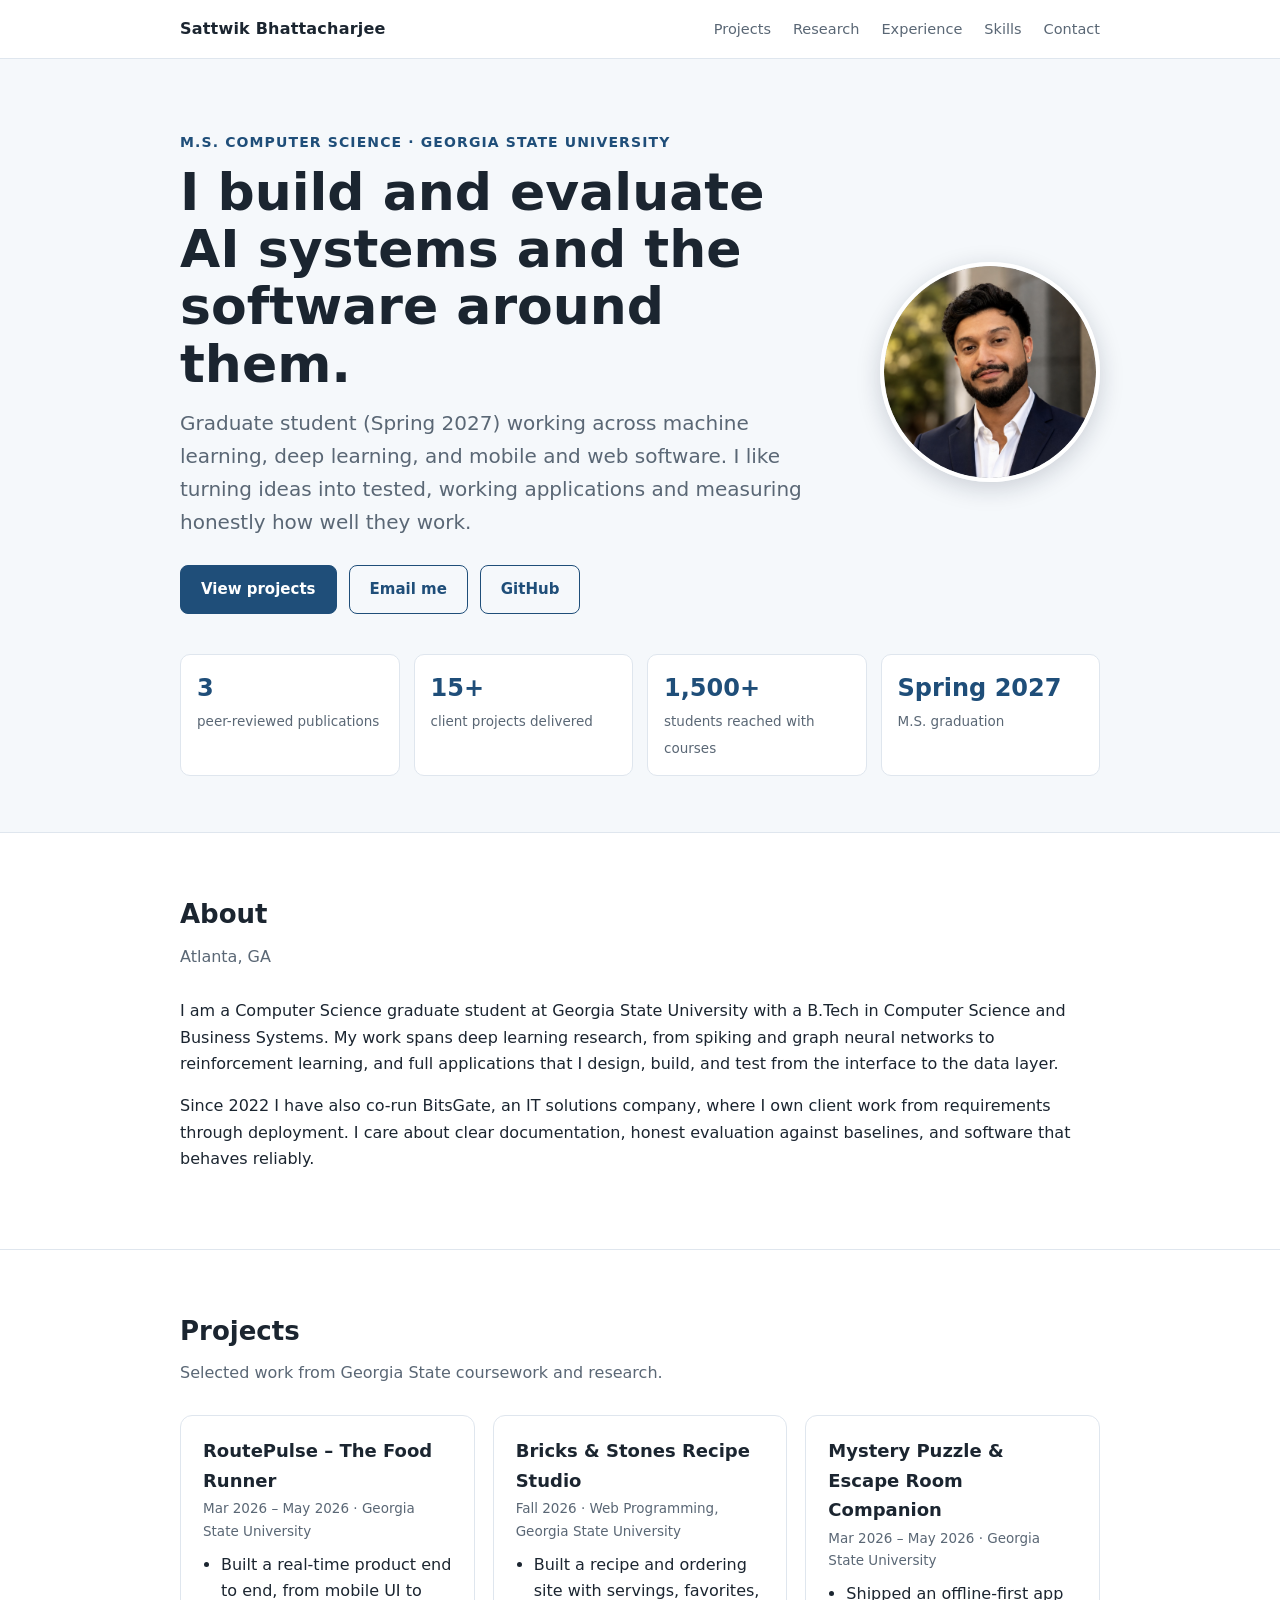
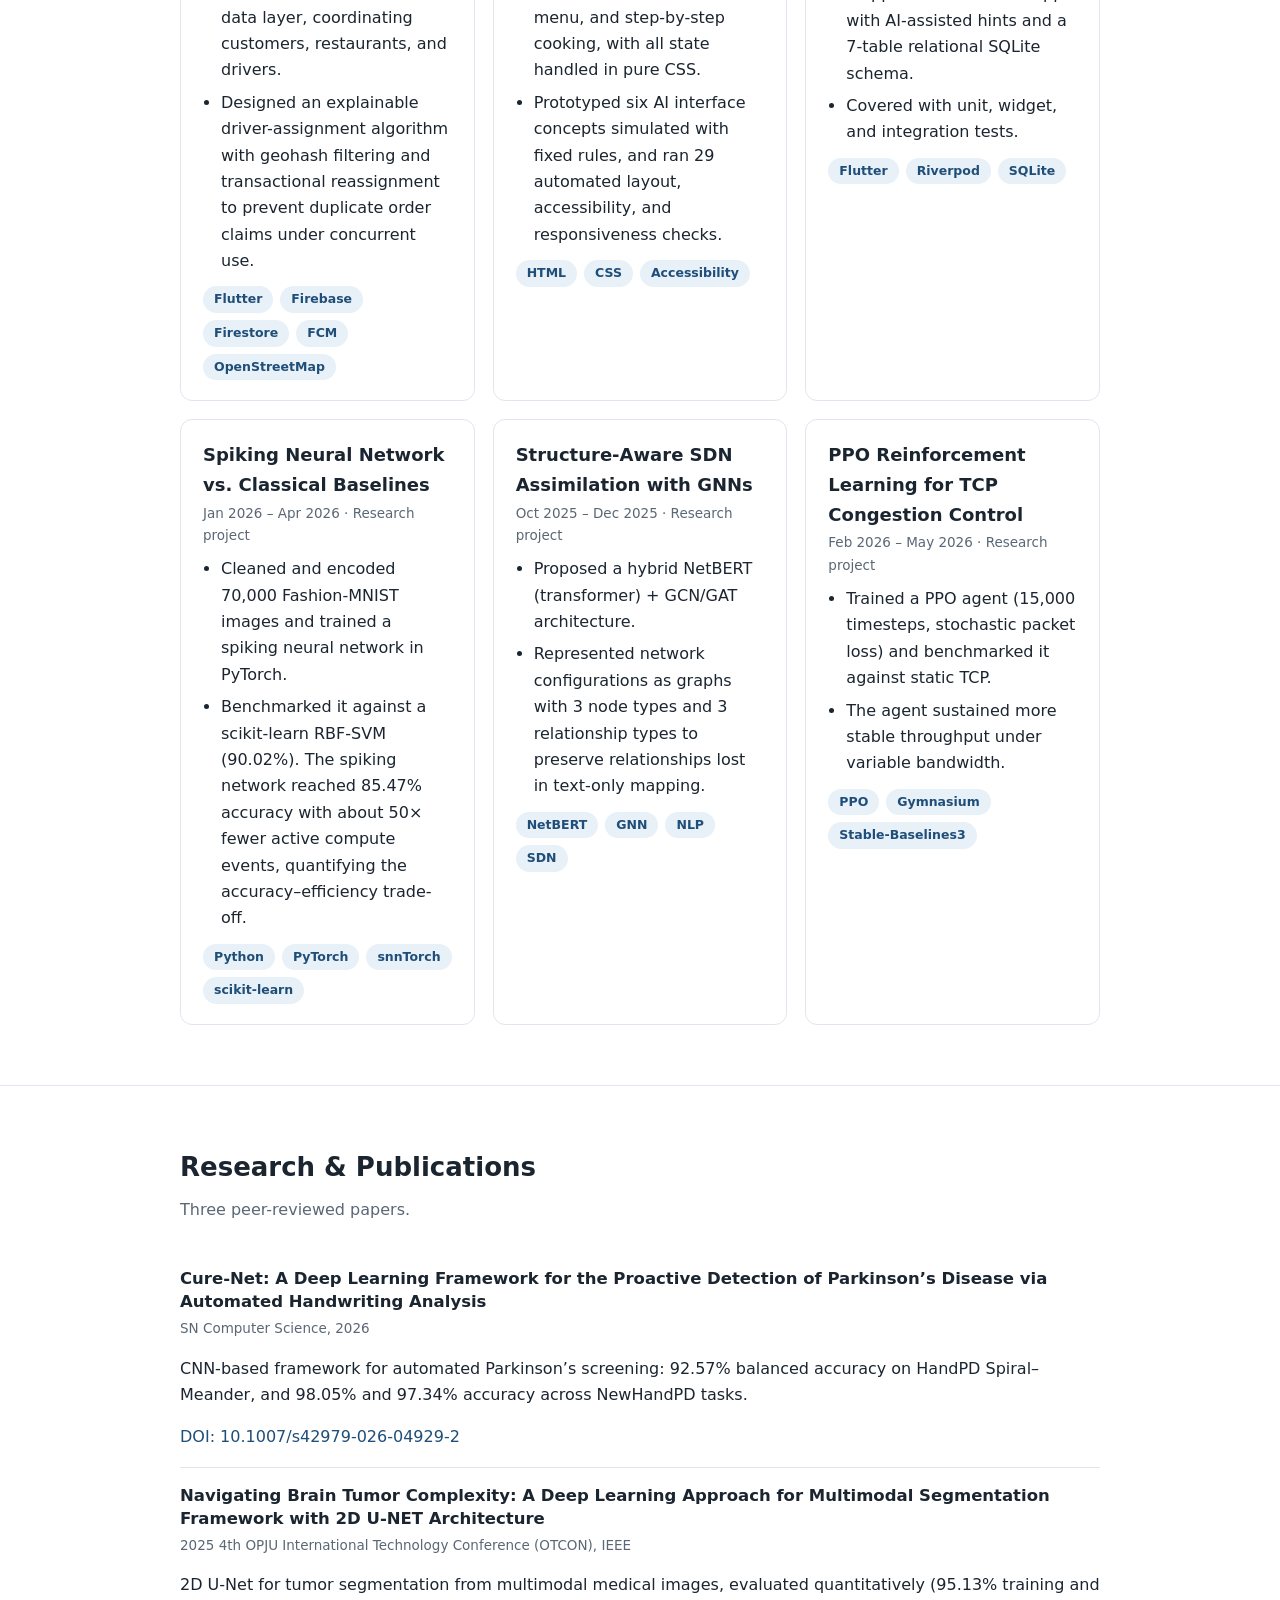
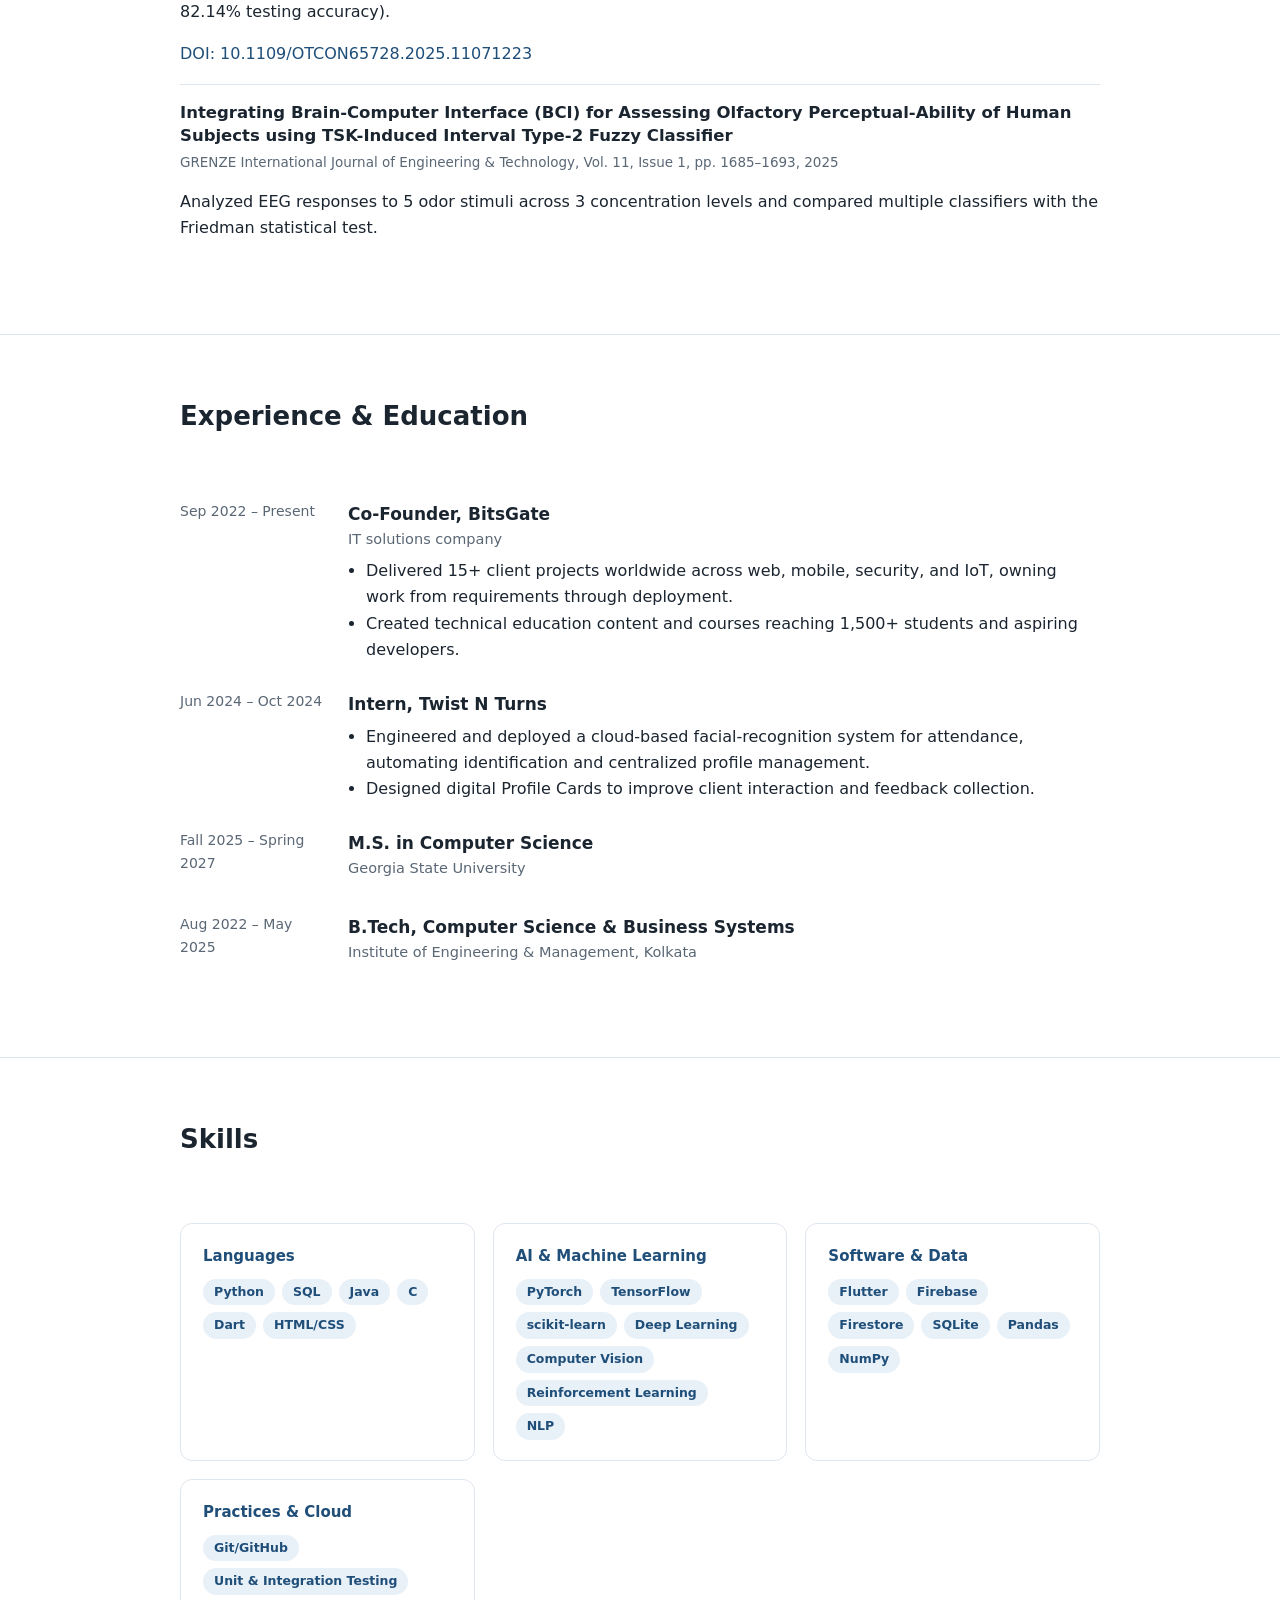
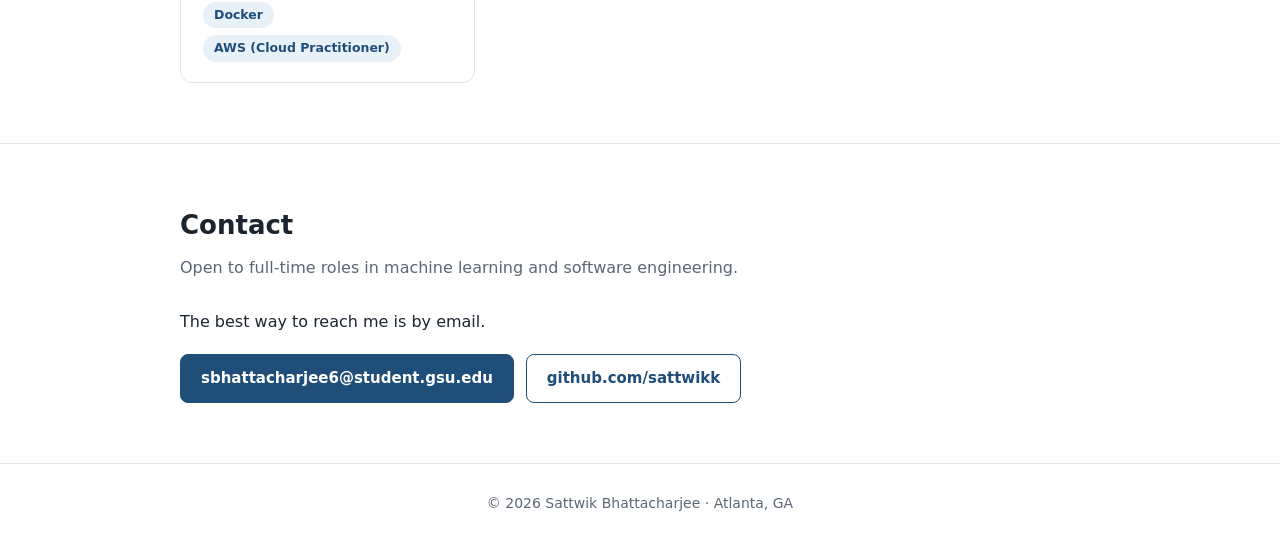
<file: index.html>
<!doctype html>
<html lang="en">
<head>
<meta charset="utf-8">
<meta name="viewport" content="width=device-width, initial-scale=1">
<title>Sattwik Bhattacharjee | AI &amp; Software Engineer</title>
<meta name="description" content="Portfolio of Sattwik Bhattacharjee, M.S. Computer Science student at Georgia State University working on machine learning, deep learning, and software engineering.">
<style>
:root{
  --bg:#ffffff; --bg2:#f5f8fb; --text:#1b2530; --muted:#5a6775; --line:#dfe6ee;
  --accent:#1f4e79; --accent2:#2d6aa3; --card:#ffffff; --chip:#e8f0f8; --chiptext:#1f4e79;
}
@media (prefers-color-scheme:dark){
  :root:not([data-theme="light"]){
    --bg:#0f151c; --bg2:#151d27; --text:#e6edf4; --muted:#9aa8b8; --line:#26323f;
    --accent:#7db4e6; --accent2:#9ccbf2; --card:#16202b; --chip:#1c2c3d; --chiptext:#a9d0f3;
  }
}
:root[data-theme="dark"]{
  --bg:#0f151c; --bg2:#151d27; --text:#e6edf4; --muted:#9aa8b8; --line:#26323f;
  --accent:#7db4e6; --accent2:#9ccbf2; --card:#16202b; --chip:#1c2c3d; --chiptext:#a9d0f3;
}
*{box-sizing:border-box}
html{scroll-behavior:smooth}
body{margin:0;background:var(--bg);color:var(--text);font:16px/1.65 system-ui,-apple-system,"Segoe UI",Roboto,Helvetica,Arial,sans-serif;-webkit-font-smoothing:antialiased}
a{color:var(--accent);text-decoration:none}
a:hover{text-decoration:underline}
.wrap{max-width:960px;margin:0 auto;padding:0 20px}
header.nav{position:sticky;top:0;z-index:10;background:color-mix(in srgb,var(--bg) 92%,transparent);backdrop-filter:blur(8px);border-bottom:1px solid var(--line)}
.nav .wrap{display:flex;align-items:center;justify-content:space-between;height:58px}
.brand{font-weight:700;color:var(--text);letter-spacing:.2px}
.nav ul{display:flex;gap:22px;list-style:none;margin:0;padding:0}
.nav ul a{color:var(--muted);font-size:14.5px}
.nav ul a:hover{color:var(--accent);text-decoration:none}
.hero{padding:72px 0 56px;background:var(--bg2);border-bottom:1px solid var(--line)}
.hero-grid{display:flex;align-items:center;gap:40px;justify-content:space-between}
.hero-text{flex:1;min-width:0}
.avatar{width:220px;height:220px;border-radius:50%;object-fit:cover;flex:none;border:4px solid var(--card);box-shadow:0 6px 24px rgba(15,30,50,.18)}
.hero .eyebrow{color:var(--accent);font-weight:600;font-size:14px;letter-spacing:.08em;text-transform:uppercase}
.hero h1{font-size:clamp(34px,6vw,52px);line-height:1.1;margin:10px 0 14px}
.hero p.lead{font-size:clamp(17px,2.4vw,20px);color:var(--muted);max-width:660px;margin:0 0 26px}
.btns{display:flex;flex-wrap:wrap;gap:12px}
.btn{display:inline-block;padding:11px 20px;border-radius:8px;font-weight:600;font-size:15px;border:1px solid var(--accent);color:var(--accent);background:transparent}
.btn.primary{background:var(--accent);color:var(--bg)}
.btn:hover{text-decoration:none;filter:brightness(1.08)}
.stats{display:grid;grid-template-columns:repeat(auto-fit,minmax(150px,1fr));gap:14px;margin-top:40px}
.stat{background:var(--card);border:1px solid var(--line);border-radius:10px;padding:14px 16px}
.stat b{display:block;font-size:24px;color:var(--accent)}
.stat span{color:var(--muted);font-size:13.5px}
section{padding:60px 0;border-bottom:1px solid var(--line)}
section:last-of-type{border-bottom:0}
h2{font-size:26px;margin:0 0 8px}
h2+.sub{color:var(--muted);margin:0 0 28px}
.grid2{display:grid;grid-template-columns:repeat(auto-fit,minmax(280px,1fr));gap:18px}
.card{background:var(--card);border:1px solid var(--line);border-radius:12px;padding:20px 22px}
.card h3{margin:0 0 2px;font-size:18px}
.meta{color:var(--muted);font-size:13.5px;margin:0 0 10px}
.card p{margin:0 0 10px}
.card ul{margin:0 0 12px;padding-left:18px}
.card li{margin-bottom:6px}
.chips{display:flex;flex-wrap:wrap;gap:7px;margin-top:6px}
.chip{background:var(--chip);color:var(--chiptext);border-radius:999px;padding:3px 11px;font-size:12.5px;font-weight:600}
.skills{display:grid;grid-template-columns:repeat(auto-fit,minmax(250px,1fr));gap:18px}
.skills h3{font-size:15px;margin:0 0 10px;color:var(--accent)}
.timeline .item{display:grid;grid-template-columns:150px 1fr;gap:18px;padding:0 0 26px}
.timeline .when{color:var(--muted);font-size:14px}
.timeline h3{margin:0;font-size:17px}
.timeline .org{color:var(--muted);font-size:14.5px;margin-bottom:6px}
.timeline ul{margin:6px 0 0;padding-left:18px}
.pub{padding:16px 0;border-bottom:1px solid var(--line)}
.pub:last-child{border-bottom:0}
.pub h3{margin:0 0 4px;font-size:16.5px;line-height:1.4}
.pub .meta{margin:0 0 6px}
.contact{display:flex;flex-wrap:wrap;gap:12px;margin-top:18px}
footer{padding:28px 0;color:var(--muted);font-size:14px;text-align:center;border-top:1px solid var(--line)}
@media (max-width:760px){
  .hero-grid{flex-direction:column-reverse;align-items:flex-start;gap:22px}
  .avatar{width:140px;height:140px}
}
@media (max-width:640px){
  .nav ul{gap:12px}
  .nav ul a{font-size:13.5px}
  .nav ul li:nth-child(n+4){display:none}
  .brand{font-size:15px}
  .timeline .item{grid-template-columns:1fr;gap:2px}
  .hero{padding:48px 0 40px}
  section{padding:44px 0}
}
</style>
</head>
<body>

<header class="nav">
  <div class="wrap">
    <a class="brand" href="#top">Sattwik Bhattacharjee</a>
    <nav aria-label="Primary">
      <ul>
        <li><a href="#projects">Projects</a></li>
        <li><a href="#research">Research</a></li>
        <li><a href="#experience">Experience</a></li>
        <li><a href="#skills">Skills</a></li>
        <li><a href="#contact">Contact</a></li>
      </ul>
    </nav>
  </div>
</header>

<main id="top">
<div class="hero">
  <div class="wrap">
    <div class="hero-grid">
    <div class="hero-text">
    <div class="eyebrow">M.S. Computer Science · Georgia State University</div>
    <h1>I build and evaluate AI systems and the software around them.</h1>
    <p class="lead">Graduate student (Spring 2027) working across machine learning, deep learning, and mobile and web software. I like turning ideas into tested, working applications and measuring honestly how well they work.</p>
    <div class="btns">
      <a class="btn primary" href="#projects">View projects</a>
      <a class="btn" href="mailto:sbhattacharjee6@student.gsu.edu">Email me</a>
      <a class="btn" href="https://github.com/sattwikk">GitHub</a>
    </div>
    </div>
    <img class="avatar" src="profile.png" alt="Portrait of Sattwik Bhattacharjee" width="220" height="220">
    </div>
    <div class="stats">
      <div class="stat"><b>3</b><span>peer-reviewed publications</span></div>
      <div class="stat"><b>15+</b><span>client projects delivered</span></div>
      <div class="stat"><b>1,500+</b><span>students reached with courses</span></div>
      <div class="stat"><b>Spring 2027</b><span>M.S. graduation</span></div>
    </div>
  </div>
</div>

<section id="about">
  <div class="wrap">
    <h2>About</h2>
    <p class="sub">Atlanta, GA</p>
    <p>I am a Computer Science graduate student at Georgia State University with a B.Tech in Computer Science and Business Systems. My work spans deep learning research, from spiking and graph neural networks to reinforcement learning, and full applications that I design, build, and test from the interface to the data layer.</p>
    <p>Since 2022 I have also co-run BitsGate, an IT solutions company, where I own client work from requirements through deployment. I care about clear documentation, honest evaluation against baselines, and software that behaves reliably.</p>
  </div>
</section>

<section id="projects">
  <div class="wrap">
    <h2>Projects</h2>
    <p class="sub">Selected work from Georgia State coursework and research.</p>
    <div class="grid2">

      <article class="card">
        <h3>RoutePulse – The Food Runner</h3>
        <p class="meta">Mar 2026 – May 2026 · Georgia State University</p>
        <ul>
          <li>Built a real-time product end to end, from mobile UI to data layer, coordinating customers, restaurants, and drivers.</li>
          <li>Designed an explainable driver-assignment algorithm with geohash filtering and transactional reassignment to prevent duplicate order claims under concurrent use.</li>
        </ul>
        <div class="chips"><span class="chip">Flutter</span><span class="chip">Firebase</span><span class="chip">Firestore</span><span class="chip">FCM</span><span class="chip">OpenStreetMap</span></div>
      </article>

      <article class="card">
        <h3>Bricks &amp; Stones Recipe Studio</h3>
        <p class="meta">Fall 2026 · Web Programming, Georgia State University</p>
        <ul>
          <li>Built a recipe and ordering site with servings, favorites, menu, and step-by-step cooking, with all state handled in pure CSS.</li>
          <li>Prototyped six AI interface concepts simulated with fixed rules, and ran 29 automated layout, accessibility, and responsiveness checks.</li>
        </ul>
        <div class="chips"><span class="chip">HTML</span><span class="chip">CSS</span><span class="chip">Accessibility</span></div>
      </article>

      <article class="card">
        <h3>Mystery Puzzle &amp; Escape Room Companion</h3>
        <p class="meta">Mar 2026 – May 2026 · Georgia State University</p>
        <ul>
          <li>Shipped an offline-first app with AI-assisted hints and a 7-table relational SQLite schema.</li>
          <li>Covered with unit, widget, and integration tests.</li>
        </ul>
        <div class="chips"><span class="chip">Flutter</span><span class="chip">Riverpod</span><span class="chip">SQLite</span></div>
      </article>

      <article class="card">
        <h3>Spiking Neural Network vs. Classical Baselines</h3>
        <p class="meta">Jan 2026 – Apr 2026 · Research project</p>
        <ul>
          <li>Cleaned and encoded 70,000 Fashion-MNIST images and trained a spiking neural network in PyTorch.</li>
          <li>Benchmarked it against a scikit-learn RBF-SVM (90.02%). The spiking network reached 85.47% accuracy with about 50× fewer active compute events, quantifying the accuracy–efficiency trade-off.</li>
        </ul>
        <div class="chips"><span class="chip">Python</span><span class="chip">PyTorch</span><span class="chip">snnTorch</span><span class="chip">scikit-learn</span></div>
      </article>

      <article class="card">
        <h3>Structure-Aware SDN Assimilation with GNNs</h3>
        <p class="meta">Oct 2025 – Dec 2025 · Research project</p>
        <ul>
          <li>Proposed a hybrid NetBERT (transformer) + GCN/GAT architecture.</li>
          <li>Represented network configurations as graphs with 3 node types and 3 relationship types to preserve relationships lost in text-only mapping.</li>
        </ul>
        <div class="chips"><span class="chip">NetBERT</span><span class="chip">GNN</span><span class="chip">NLP</span><span class="chip">SDN</span></div>
      </article>

      <article class="card">
        <h3>PPO Reinforcement Learning for TCP Congestion Control</h3>
        <p class="meta">Feb 2026 – May 2026 · Research project</p>
        <ul>
          <li>Trained a PPO agent (15,000 timesteps, stochastic packet loss) and benchmarked it against static TCP.</li>
          <li>The agent sustained more stable throughput under variable bandwidth.</li>
        </ul>
        <div class="chips"><span class="chip">PPO</span><span class="chip">Gymnasium</span><span class="chip">Stable-Baselines3</span></div>
      </article>

    </div>
  </div>
</section>

<section id="research">
  <div class="wrap">
    <h2>Research &amp; Publications</h2>
    <p class="sub">Three peer-reviewed papers.</p>

    <div class="pub">
      <h3>Cure-Net: A Deep Learning Framework for the Proactive Detection of Parkinson’s Disease via Automated Handwriting Analysis</h3>
      <p class="meta">SN Computer Science, 2026</p>
      <p>CNN-based framework for automated Parkinson’s screening: 92.57% balanced accuracy on HandPD Spiral–Meander, and 98.05% and 97.34% accuracy across NewHandPD tasks.</p>
      <a href="https://doi.org/10.1007/s42979-026-04929-2">DOI: 10.1007/s42979-026-04929-2</a>
    </div>

    <div class="pub">
      <h3>Navigating Brain Tumor Complexity: A Deep Learning Approach for Multimodal Segmentation Framework with 2D U-NET Architecture</h3>
      <p class="meta">2025 4th OPJU International Technology Conference (OTCON), IEEE</p>
      <p>2D U-Net for tumor segmentation from multimodal medical images, evaluated quantitatively (95.13% training and 82.14% testing accuracy).</p>
      <a href="https://doi.org/10.1109/OTCON65728.2025.11071223">DOI: 10.1109/OTCON65728.2025.11071223</a>
    </div>

    <div class="pub">
      <h3>Integrating Brain-Computer Interface (BCI) for Assessing Olfactory Perceptual-Ability of Human Subjects using TSK-Induced Interval Type-2 Fuzzy Classifier</h3>
      <p class="meta">GRENZE International Journal of Engineering &amp; Technology, Vol. 11, Issue 1, pp. 1685–1693, 2025</p>
      <p>Analyzed EEG responses to 5 odor stimuli across 3 concentration levels and compared multiple classifiers with the Friedman statistical test.</p>
    </div>
  </div>
</section>

<section id="experience">
  <div class="wrap">
    <h2>Experience &amp; Education</h2>
    <p class="sub">&nbsp;</p>
    <div class="timeline">
      <div class="item">
        <div class="when">Sep 2022 – Present</div>
        <div><h3>Co-Founder, BitsGate</h3>
          <div class="org">IT solutions company</div>
          <ul>
            <li>Delivered 15+ client projects worldwide across web, mobile, security, and IoT, owning work from requirements through deployment.</li>
            <li>Created technical education content and courses reaching 1,500+ students and aspiring developers.</li>
          </ul></div>
      </div>
      <div class="item">
        <div class="when">Jun 2024 – Oct 2024</div>
        <div><h3>Intern, Twist N Turns</h3>
          <ul>
            <li>Engineered and deployed a cloud-based facial-recognition system for attendance, automating identification and centralized profile management.</li>
            <li>Designed digital Profile Cards to improve client interaction and feedback collection.</li>
          </ul></div>
      </div>
      <div class="item">
        <div class="when">Fall 2025 – Spring 2027</div>
        <div><h3>M.S. in Computer Science</h3><div class="org">Georgia State University</div></div>
      </div>
      <div class="item">
        <div class="when">Aug 2022 – May 2025</div>
        <div><h3>B.Tech, Computer Science &amp; Business Systems</h3><div class="org">Institute of Engineering &amp; Management, Kolkata</div></div>
      </div>
    </div>
  </div>
</section>

<section id="skills">
  <div class="wrap">
    <h2>Skills</h2>
    <p class="sub">&nbsp;</p>
    <div class="skills">
      <div class="card"><h3>Languages</h3><div class="chips"><span class="chip">Python</span><span class="chip">SQL</span><span class="chip">Java</span><span class="chip">C</span><span class="chip">Dart</span><span class="chip">HTML/CSS</span></div></div>
      <div class="card"><h3>AI &amp; Machine Learning</h3><div class="chips"><span class="chip">PyTorch</span><span class="chip">TensorFlow</span><span class="chip">scikit-learn</span><span class="chip">Deep Learning</span><span class="chip">Computer Vision</span><span class="chip">Reinforcement Learning</span><span class="chip">NLP</span></div></div>
      <div class="card"><h3>Software &amp; Data</h3><div class="chips"><span class="chip">Flutter</span><span class="chip">Firebase</span><span class="chip">Firestore</span><span class="chip">SQLite</span><span class="chip">Pandas</span><span class="chip">NumPy</span></div></div>
      <div class="card"><h3>Practices &amp; Cloud</h3><div class="chips"><span class="chip">Git/GitHub</span><span class="chip">Unit &amp; Integration Testing</span><span class="chip">Docker</span><span class="chip">AWS (Cloud Practitioner)</span></div></div>
    </div>
  </div>
</section>

<section id="contact">
  <div class="wrap">
    <h2>Contact</h2>
    <p class="sub">Open to full-time roles in machine learning and software engineering.</p>
    <p>The best way to reach me is by email.</p>
    <div class="contact">
      <a class="btn primary" href="mailto:sbhattacharjee6@student.gsu.edu">sbhattacharjee6@student.gsu.edu</a>
      <a class="btn" href="https://github.com/sattwikk">github.com/sattwikk</a>
    </div>
  </div>
</section>
</main>

<footer>© 2026 Sattwik Bhattacharjee · Atlanta, GA</footer>
</body>
</html>
</file>
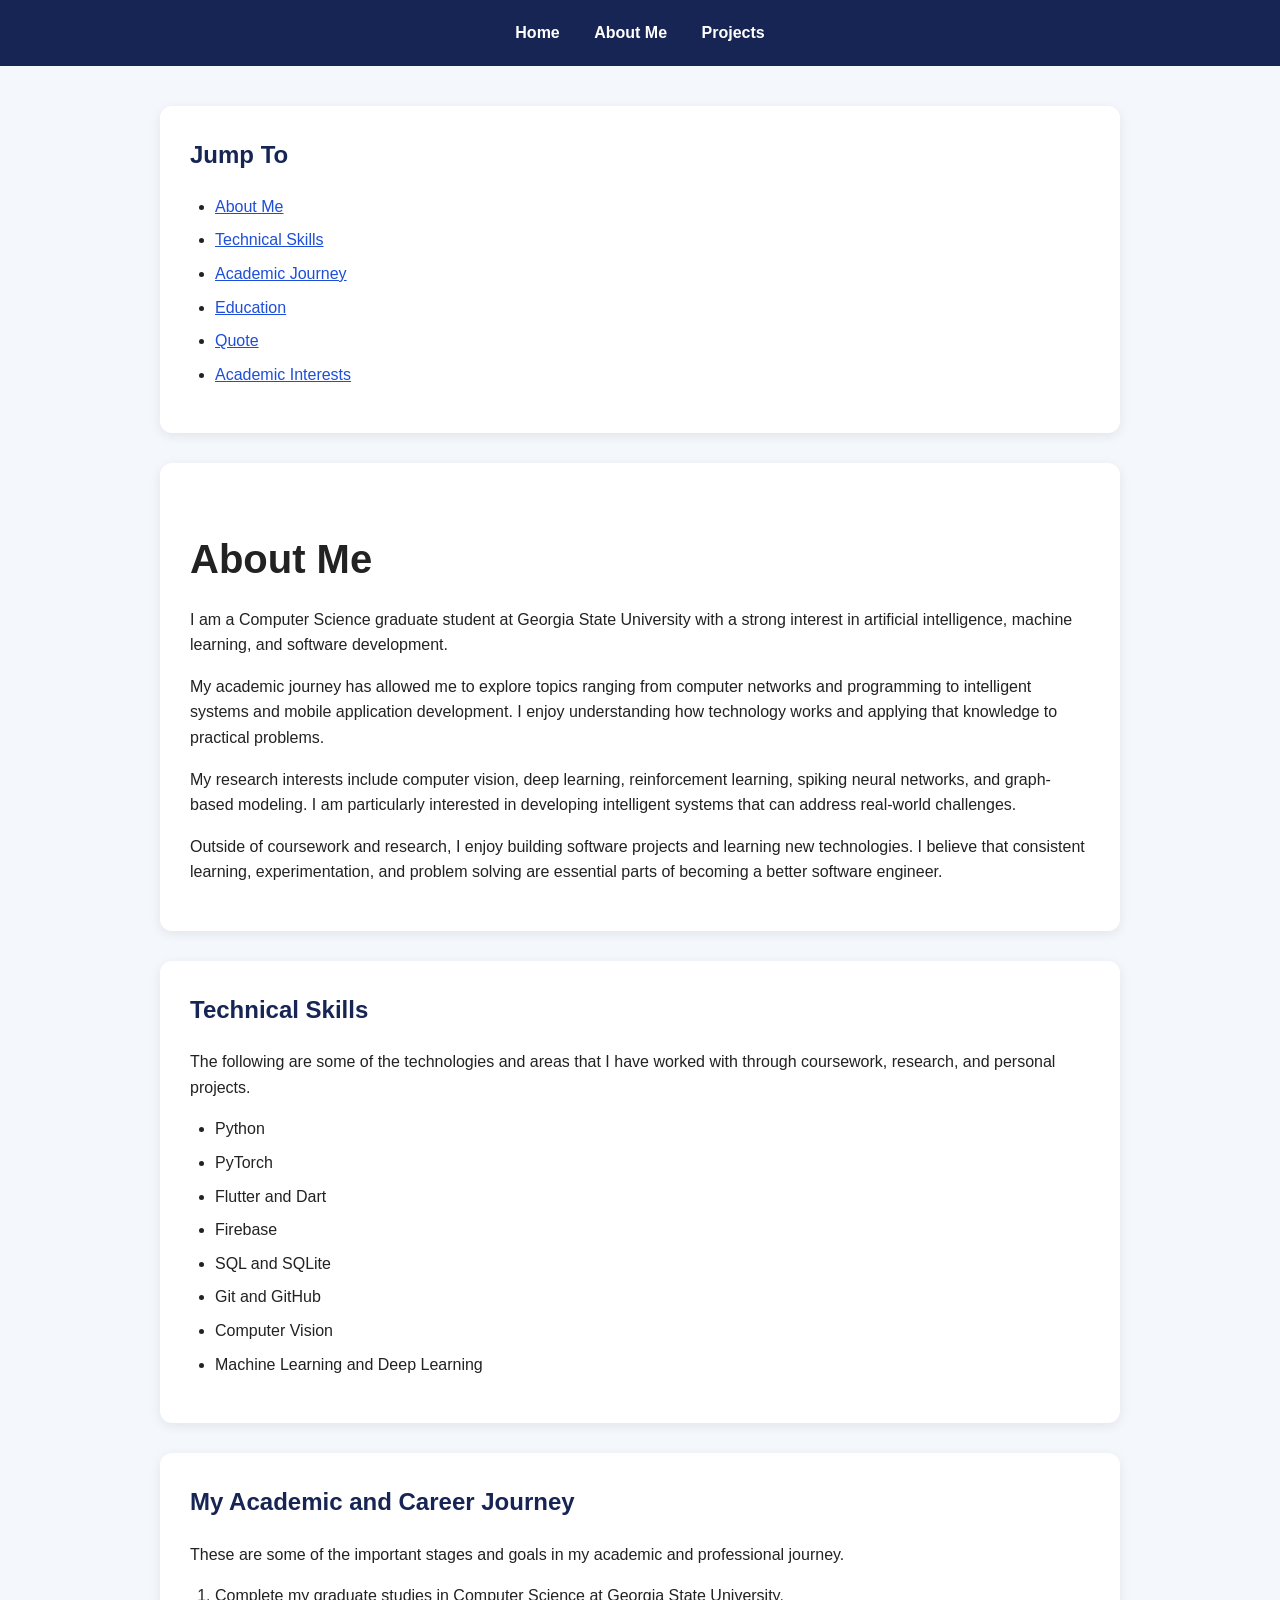
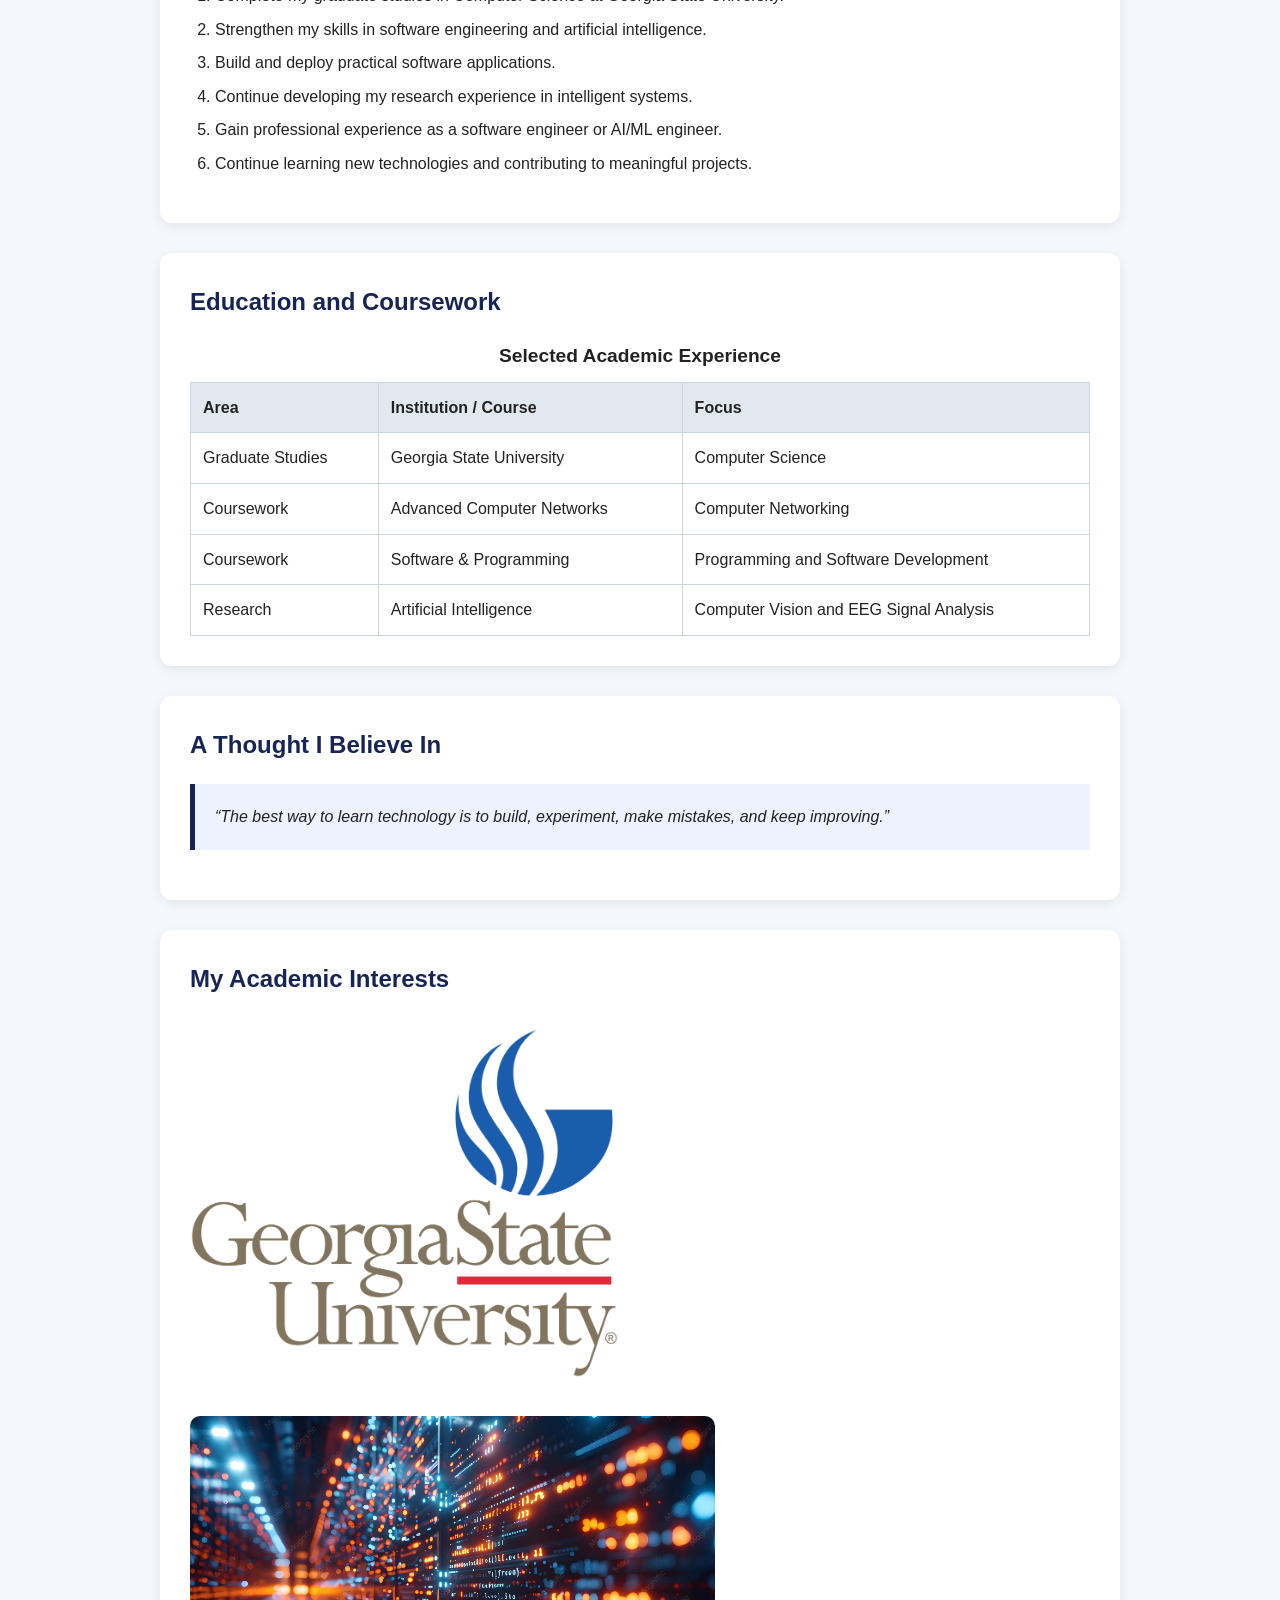
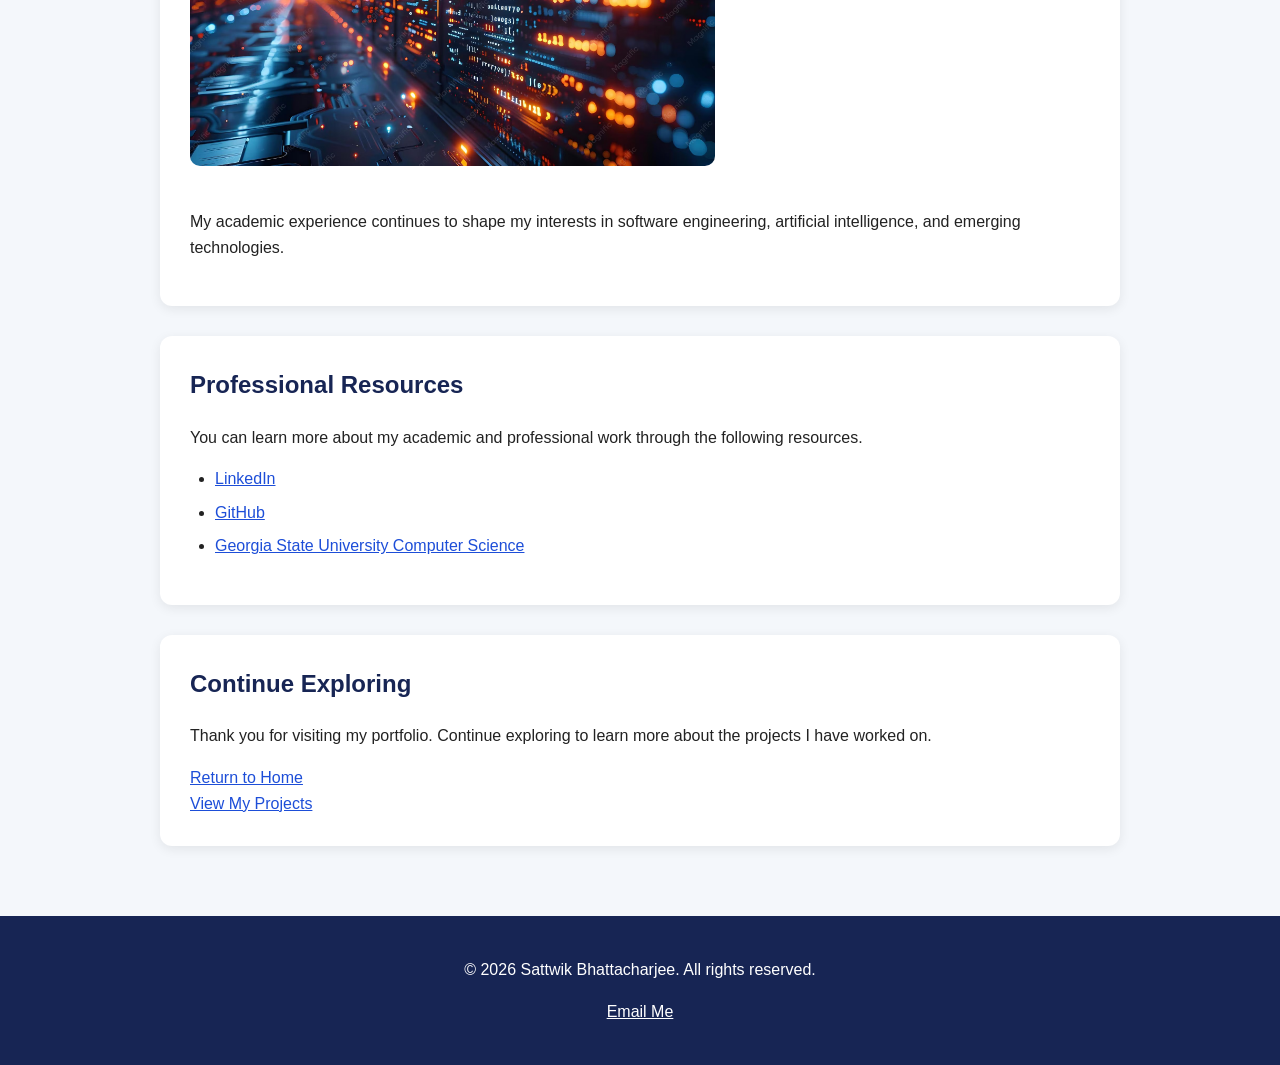
<file: about.html>
<!DOCTYPE html>
<html lang="en">
<head>
    <meta charset="UTF-8">
    <meta name="viewport" content="width=device-width, initial-scale=1.0">

    <title>About Sattwik Bhattacharjee | Portfolio</title>
    <link rel="stylesheet" href="css/style.css">
</head>

<body>

    <!-- Header and Navigation -->
    <header>
        <nav>
            <a href="index.html">Home</a>
            <a href="about.html">About Me</a>
            <a href="projects.html">Projects</a>
        </nav>
    </header>

    <!-- Main Content -->
    <main>

        <!-- About Page Navigation -->
        <aside>
            <h2>Jump To</h2>

            <ul>
                <li><a href="#about">About Me</a></li>
                <li><a href="#technical-skills">Technical Skills</a></li>
                <li><a href="#timeline">Academic Journey</a></li>
                <li><a href="#education">Education</a></li>
                <li><a href="#quote">Quote</a></li>
                <li><a href="#interests">Academic Interests</a></li>
            </ul>
        </aside>

                <!-- About Me Section -->
        <section id="about">
            <h1>About Me</h1>

            <p>
                I am a Computer Science graduate student at Georgia State
                University with a strong interest in artificial intelligence,
                machine learning, and software development.
            </p>

            <p>
                My academic journey has allowed me to explore topics ranging
                from computer networks and programming to intelligent systems
                and mobile application development. I enjoy understanding
                how technology works and applying that knowledge to practical
                problems.
            </p>

            <p>
                My research interests include computer vision, deep learning,
                reinforcement learning, spiking neural networks, and
                graph-based modeling. I am particularly interested in
                developing intelligent systems that can address real-world
                challenges.
            </p>

            <p>
                Outside of coursework and research, I enjoy building software
                projects and learning new technologies. I believe that
                consistent learning, experimentation, and problem solving are
                essential parts of becoming a better software engineer.
            </p>
        </section>
                <!-- Technical Skills Section -->
        <section id="technical-skills">
            <h2>Technical Skills</h2>

            <p>
                The following are some of the technologies and areas that I
                have worked with through coursework, research, and personal
                projects.
            </p>

            <ul>
                <li>Python</li>
                <li>PyTorch</li>
                <li>Flutter and Dart</li>
                <li>Firebase</li>
                <li>SQL and SQLite</li>
                <li>Git and GitHub</li>
                <li>Computer Vision</li>
                <li>Machine Learning and Deep Learning</li>
            </ul>
        </section>
                <!-- Goals and Timeline Section -->
        <section id="timeline">
            <h2>My Academic and Career Journey</h2>

            <p>
                These are some of the important stages and goals in my
                academic and professional journey.
            </p>

            <ol>
                <li>Complete my graduate studies in Computer Science at Georgia State University.</li>
                <li>Strengthen my skills in software engineering and artificial intelligence.</li>
                <li>Build and deploy practical software applications.</li>
                <li>Continue developing my research experience in intelligent systems.</li>
                <li>Gain professional experience as a software engineer or AI/ML engineer.</li>
                <li>Continue learning new technologies and contributing to meaningful projects.</li>
            </ol>
        </section>
                <!-- Education and Coursework Section -->
        <section id="education">
            <h2>Education and Coursework</h2>

            <table>
                <caption>Selected Academic Experience</caption>

                <thead>
                    <tr>
                        <th>Area</th>
                        <th>Institution / Course</th>
                        <th>Focus</th>
                    </tr>
                </thead>

                <tbody>
                    <tr>
                        <td>Graduate Studies</td>
                        <td>Georgia State University</td>
                        <td>Computer Science</td>
                    </tr>

                    <tr>
                        <td>Coursework</td>
                        <td>Advanced Computer Networks</td>
                        <td>Computer Networking</td>
                    </tr>

                    <tr>
                        <td>Coursework</td>
                        <td>Software &amp; Programming</td>
                        <td>Programming and Software Development</td>
                    </tr>

                    <tr>
                        <td>Research</td>
                        <td>Artificial Intelligence</td>
                        <td>Computer Vision and EEG Signal Analysis</td>
                    </tr>
                </tbody>
            </table>
        </section>
                <!-- Quote Section -->
        <section id="quote">
            <h2>A Thought I Believe In</h2>

            <blockquote>
                “The best way to learn technology is to build, experiment,
                make mistakes, and keep improving.”
            </blockquote>
        </section>
                <!-- Images Section -->
        <section id="interests">
            <h2>My Academic Interests</h2>

            <img src="images/gsu.jpg"
                 alt="Georgia State University campus">

            <img src="images/coding.jpg"
                 alt="Computer programming displayed on a computer screen">

            <p>
                My academic experience continues to shape my interests in
                software engineering, artificial intelligence, and emerging
                technologies.
            </p>
        </section>
                <!-- Professional Links Section -->
        <section id="links">
            <h2>Professional Resources</h2>

            <p>
                You can learn more about my academic and professional work
                through the following resources.
            </p>

            <ul>
                <li>
                    <a href="https://www.linkedin.com/"
                       target="_blank"
                       rel="noopener noreferrer">
                        LinkedIn
                    </a>
                </li>

                <li>
                    <a href="https://github.com/"
                       target="_blank"
                       rel="noopener noreferrer">
                        GitHub
                    </a>
                </li>

                <li>
                    <a href="https://csds.gsu.edu/"
                       target="_blank"
                       rel="noopener noreferrer">
                        Georgia State University Computer Science
                    </a>
                </li>
            </ul>
        </section>
                <!-- Return Home Section -->
        <section id="return-home">
            <h2>Continue Exploring</h2>

            <p>
                Thank you for visiting my portfolio. Continue exploring to
                learn more about the projects I have worked on.
            </p>

            <a href="index.html">Return to Home</a>
            <br>
            <a href="projects.html">View My Projects</a>
        </section>

    </main>

    <!-- Footer -->
    <footer>
        <p>
            &copy; 2026 Sattwik Bhattacharjee. All rights reserved.
        </p>

        <p>
            <a href="mailto:sbhattacharjee6@student.gsu.edu">
                Email Me
            </a>
        </p>
    </footer>

</body>
</html>
</file>
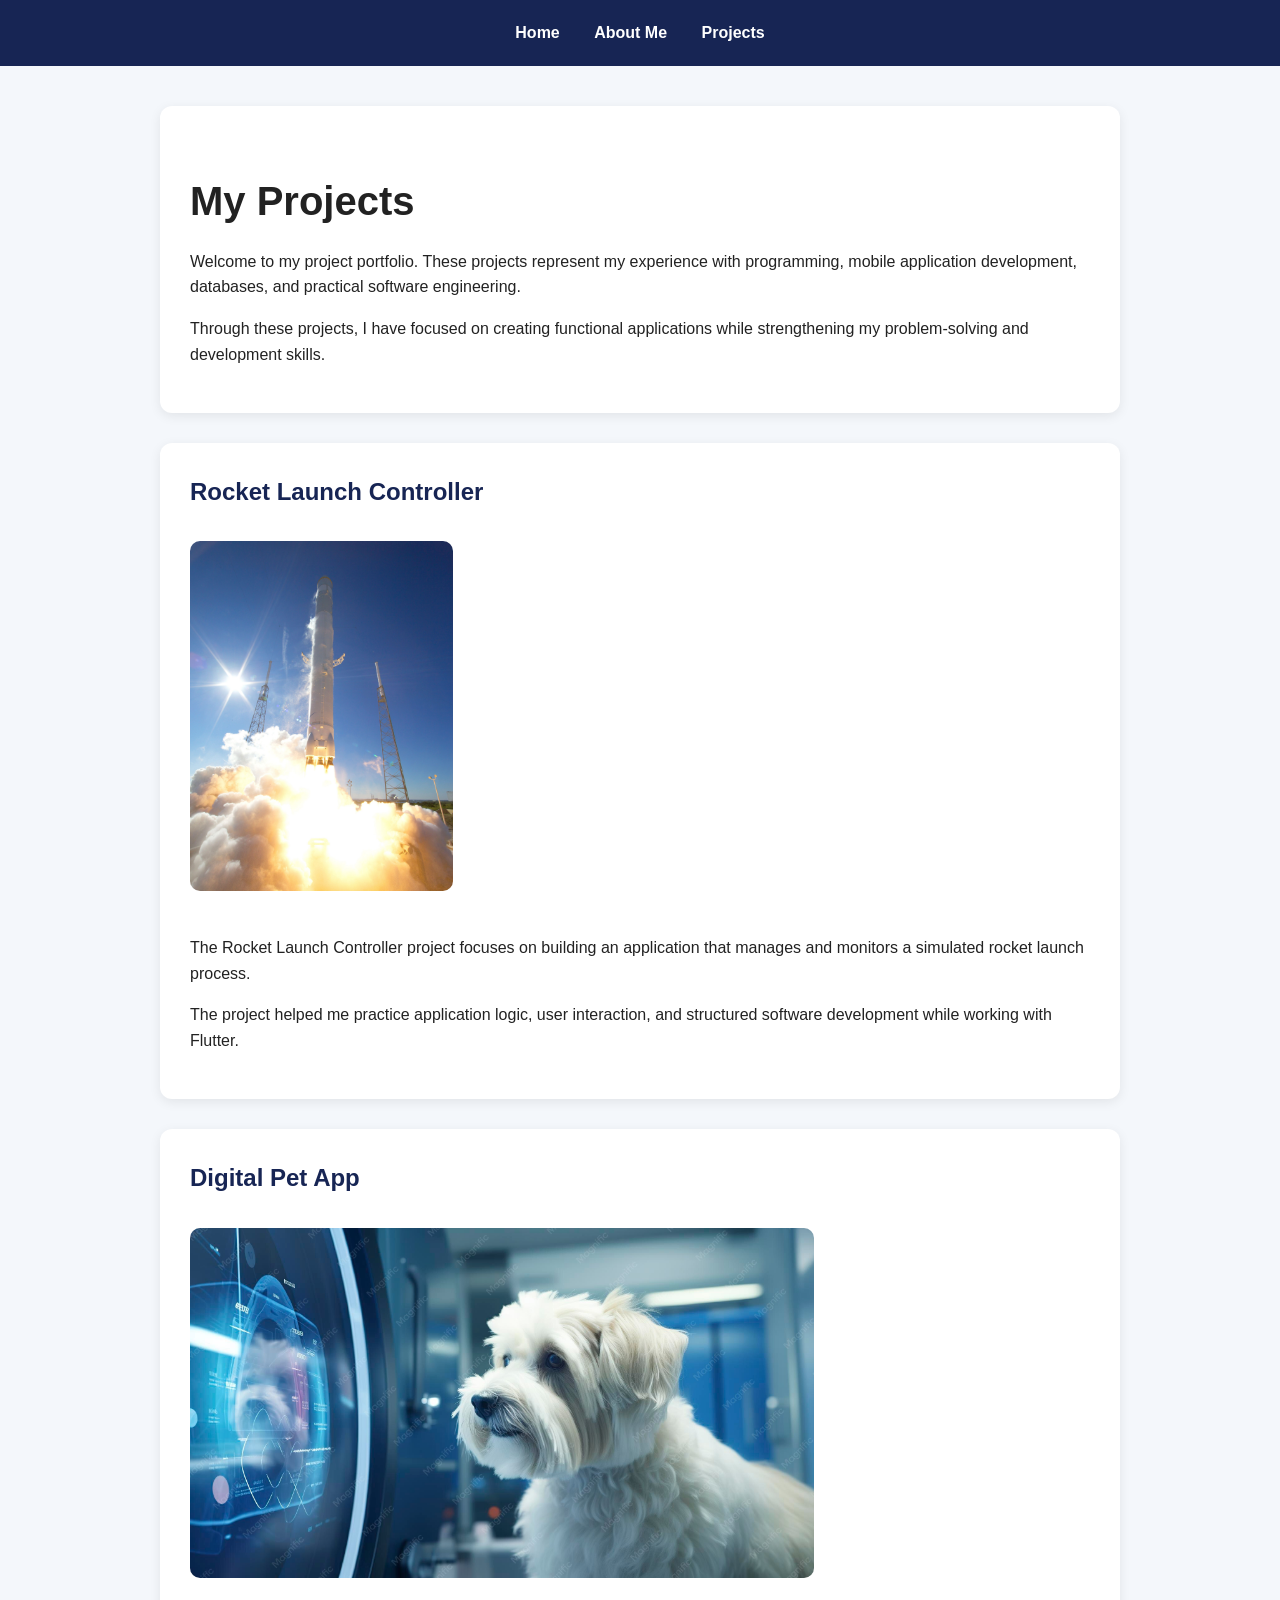
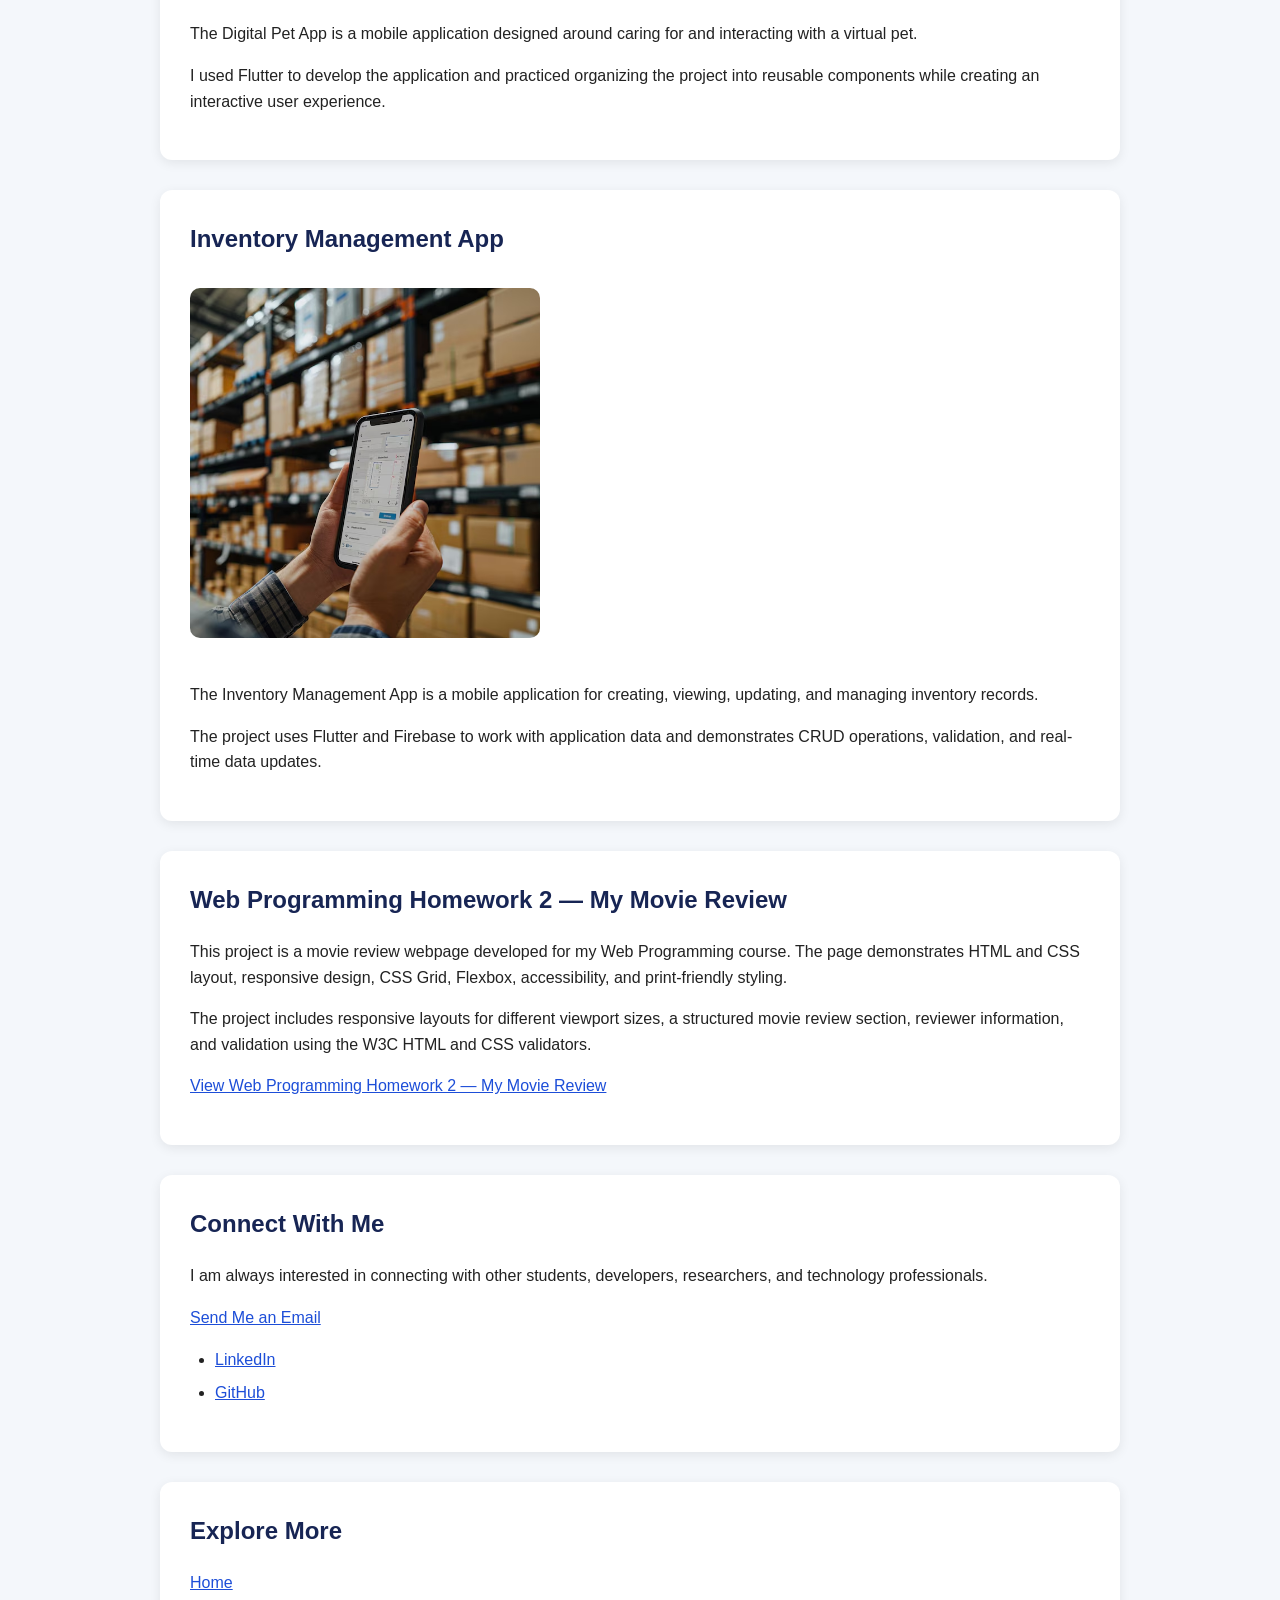
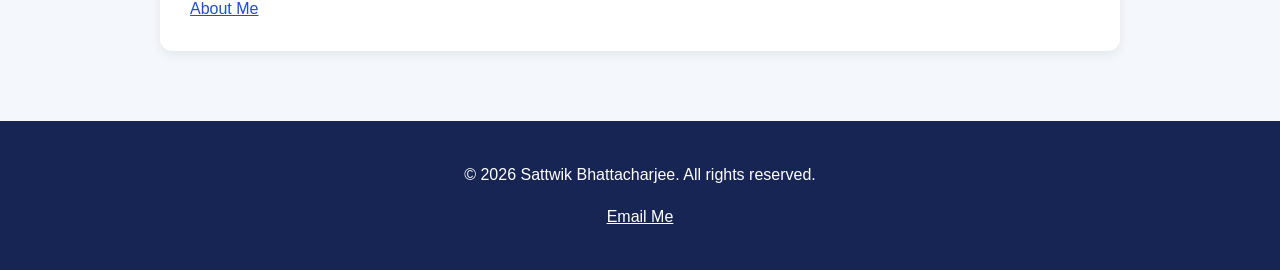
<file: projects.html>
<!DOCTYPE html>
<html lang="en">
<head>
    <meta charset="UTF-8">
    <meta name="viewport" content="width=device-width, initial-scale=1.0">

    <title>Sattwik Bhattacharjee | Projects</title>
    <link rel="stylesheet" href="css/style.css">
</head>

<body>

    <!-- Header and Navigation -->
    <header>
        <nav>
            <a href="index.html">Home</a>
            <a href="about.html">About Me</a>
            <a href="projects.html">Projects</a>
        </nav>
    </header>

    <!-- Main Content -->
    <main>

        <!-- Projects Introduction -->
        <section id="projects-intro">
            <h1>My Projects</h1>

            <p>
                Welcome to my project portfolio. These projects represent
                my experience with programming, mobile application development,
                databases, and practical software engineering.
            </p>

            <p>
                Through these projects, I have focused on creating functional
                applications while strengthening my problem-solving and
                development skills.
            </p>
        </section>

        <!-- Project 1 -->
        <article id="rocket-launch-controller">
            <h2>Rocket Launch Controller</h2>

            <img src="images/rocket-launch.jpg"
                 alt="Rocket launch controller application project">

            <p>
                The Rocket Launch Controller project focuses on building an
                application that manages and monitors a simulated rocket
                launch process.
            </p>

            <p>
                The project helped me practice application logic, user
                interaction, and structured software development while
                working with Flutter.
            </p>
        </article>

        <!-- Project 2 -->
        <article id="digital-pet">
            <h2>Digital Pet App</h2>

            <img src="images/digital-pet.jpg"
                 alt="Digital pet mobile application project">

            <p>
                The Digital Pet App is a mobile application designed around
                caring for and interacting with a virtual pet.
            </p>

            <p>
                I used Flutter to develop the application and practiced
                organizing the project into reusable components while
                creating an interactive user experience.
            </p>
        </article>

        <!-- Project 3 -->
        <article id="inventory-app">
            <h2>Inventory Management App</h2>

            <img src="images/inventory-app.jpg"
                 alt="Inventory management mobile application">

            <p>
                The Inventory Management App is a mobile application for
                creating, viewing, updating, and managing inventory records.
            </p>

            <p>
                The project uses Flutter and Firebase to work with application
                data and demonstrates CRUD operations, validation, and
                real-time data updates.
            </p>
        </article>

        <!-- Project 4 -->
        <article id="movie-review">
            <h2>Web Programming Homework 2 — My Movie Review</h2>

            <p>
                This project is a movie review webpage developed for my Web Programming
                course. The page demonstrates HTML and CSS layout, responsive design,
                CSS Grid, Flexbox, accessibility, and print-friendly styling.
            </p>

            <p>
                The project includes responsive layouts for different viewport sizes,
                a structured movie review section, reviewer information, and validation
                using the W3C HTML and CSS validators.
            </p>

            <p>
                <a href="https://codd.cs.gsu.edu/~sbhattacharjee6/web/hw2/index.html"
                   target="_blank"
                   rel="noopener noreferrer">
                    View Web Programming Homework 2 — My Movie Review
                </a>
            </p>
        </article>

        <!-- Connect With Me Section -->
        <section id="connect">
            <h2>Connect With Me</h2>

            <p>
                I am always interested in connecting with other students,
                developers, researchers, and technology professionals.
            </p>

            <p>
                <a href="mailto:sbhattacharjee6@student.gsu.edu">
                    Send Me an Email
                </a>
            </p>

            <ul>
                <li>
                    <a href="https://www.linkedin.com/"
                       target="_blank"
                       rel="noopener noreferrer">
                        LinkedIn
                    </a>
                </li>

                <li>
                    <a href="https://github.com/"
                       target="_blank"
                       rel="noopener noreferrer">
                        GitHub
                    </a>
                </li>
            </ul>
        </section>

        <!-- Return Home -->
        <section>
            <h2>Explore More</h2>

            <a href="index.html">Home</a>
            <br>
            <a href="about.html">About Me</a>
        </section>

    </main>

    <!-- Footer -->
    <footer>
        <p>
            &copy; 2026 Sattwik Bhattacharjee. All rights reserved.
        </p>

        <p>
            <a href="mailto:sbhattacharjee6@student.gsu.edu">
                Email Me
            </a>
        </p>
    </footer>

</body>
</html>
</file>
<file: css/style.css>
/* =========================================
   Global Styles
   ========================================= */

* {
    box-sizing: border-box;
}

html {
    scroll-behavior: smooth;
}

body {
    margin: 0;
    font-family: Arial, Helvetica, sans-serif;
    line-height: 1.6;
    background-color: #f4f7fb;
    color: #222;
}

/* =========================================
   Header and Navigation
   ========================================= */

header {
    background-color: #172554;
    padding: 20px;
    text-align: center;
}

nav a {
    color: white;
    text-decoration: none;
    margin: 0 15px;
    font-weight: bold;
}

nav a:hover {
    text-decoration: underline;
}

/* =========================================
   Main Content
   ========================================= */

main {
    max-width: 1000px;
    margin: 0 auto;
    padding: 40px 20px;
}

section,
article,
aside {
    background-color: white;
    margin-bottom: 30px;
    padding: 30px;
    border-radius: 12px;
    box-shadow: 0 3px 12px rgba(0, 0, 0, 0.08);
}

h1 {
    font-size: 2.5rem;
    margin-bottom: 15px;
}

h2 {
    color: #172554;
    margin-top: 0;
}

h3 {
    color: #334155;
}

/* =========================================
   Links
   ========================================= */

a {
    color: #1d4ed8;
}

a:hover {
    color: #7c3aed;
}

/* =========================================
   Images
   ========================================= */

img {
    max-width: 100%;
    height: auto;
    border-radius: 10px;
    margin: 10px 10px 20px 0;
}

section img,
article img {
    max-height: 350px;
    object-fit: cover;
}

/* =========================================
   Lists
   ========================================= */

ul,
ol {
    padding-left: 25px;
}

li {
    margin-bottom: 8px;
}

/* =========================================
   Blockquote
   ========================================= */

blockquote {
    margin: 20px 0;
    padding: 20px;
    border-left: 5px solid #172554;
    background-color: #eef2ff;
    font-style: italic;
}

/* =========================================
   Tables
   ========================================= */

table {
    width: 100%;
    border-collapse: collapse;
    margin-top: 20px;
}

caption {
    font-weight: bold;
    font-size: 1.2rem;
    margin-bottom: 10px;
}

th,
td {
    border: 1px solid #cbd5e1;
    padding: 12px;
    text-align: left;
}

th {
    background-color: #e2e8f0;
}

/* =========================================
   Video
   ========================================= */

iframe {
    max-width: 100%;
    border: none;
    border-radius: 10px;
}

/* =========================================
   Footer
   ========================================= */

footer {
    background-color: #172554;
    color: white;
    text-align: center;
    padding: 25px;
}

footer a {
    color: white;
}

/* =========================================
   Responsive Design
   ========================================= */

@media (max-width: 700px) {

    nav a {
        display: block;
        margin: 8px 0;
    }

    main {
        padding: 20px 12px;
    }

    section,
    article,
    aside {
        padding: 20px;
    }

    h1 {
        font-size: 2rem;
    }

    table {
        font-size: 0.9rem;
    }
}
</file>
